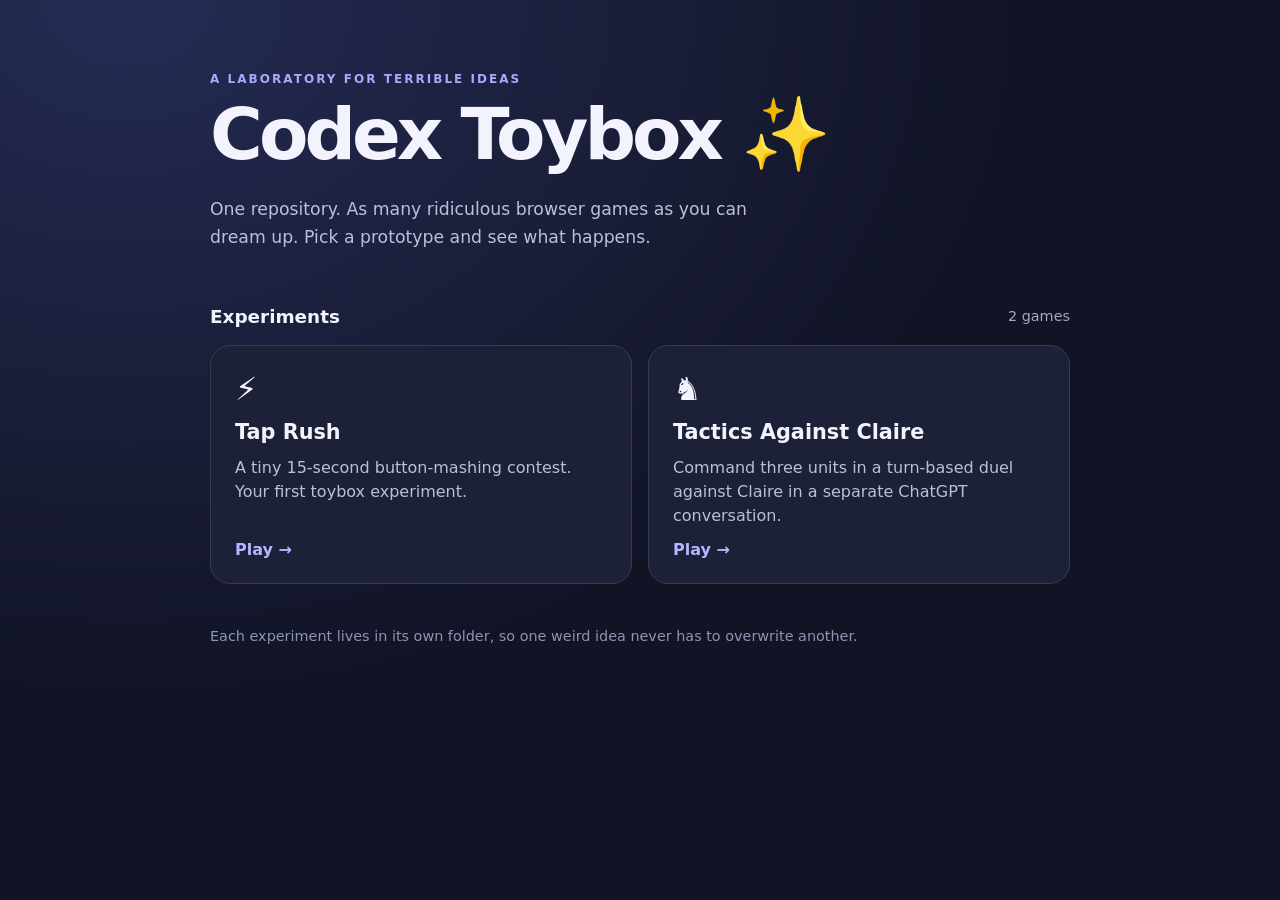
<file: index.html>
<!doctype html>
<html lang="en">
<head>
  <meta charset="utf-8">
  <meta name="viewport" content="width=device-width, initial-scale=1">
  <meta name="theme-color" content="#111425">
  <title>Codex Toybox</title>
  <style>
    :root { color-scheme: dark; font-family: ui-sans-serif, system-ui, -apple-system, Segoe UI, sans-serif; }
    * { box-sizing: border-box; }
    body { margin: 0; min-height: 100vh; background: radial-gradient(ellipse at 10% 0%, #252b54, #111425 55%); color: #f2f3fc; }
    main { max-width: 900px; margin: auto; padding: clamp(24px, 7vw, 72px) 20px; }
    .eyebrow { color: #aaa8fa; text-transform: uppercase; letter-spacing: .17em; font-size: .75rem; font-weight: 800; }
    h1 { margin: .4rem 0 0; font-size: clamp(2.5rem, 8vw, 4.5rem); letter-spacing: -.055em; }
    .intro { max-width: 580px; font-size: 1.08rem; line-height: 1.65; color: #bcbfd7; }
    .header { margin-top: 54px; display: flex; align-items: center; gap: 12px; justify-content: space-between; }
    h2 { font-size: 1.15rem; margin: 0; }
    #count { color: #aaa8bb; font-size: .9rem; }
    #games { margin-top: 18px; display: grid; grid-template-columns: repeat(auto-fit, minmax(min(100%, 265px), 1fr)); gap: 16px; }
    .game { background: #1c2137; border: 1px solid #363b59; border-radius: 20px; padding: 24px; color: inherit; text-decoration: none; transition: transform .16s, border-color .16s; display: flex; flex-direction: column; gap: 12px; min-height: 195px; }
    .game:hover, .game:focus-visible { border-color: #aaa8fa; transform: translateY(-3px); outline: none; }
    .emoji { font-size: 2rem; }
    .name { font-size: 1.3rem; font-weight: 800; }
    .description { color: #bcbfd7; line-height: 1.5; }
    .play { margin-top: auto; color: #b8b4ff; font-weight: 700; }
    .note { margin-top: 42px; color: #8f94b3; font-size: .9rem; line-height: 1.5; }
  </style>
</head>
<body>
  <main>
    <div class="eyebrow">A laboratory for terrible ideas</div>
    <h1>Codex Toybox<span aria-hidden="true"> ✨</span></h1>
    <p class="intro">One repository. As many ridiculous browser games as you can dream up. Pick a prototype and see what happens.</p>
    <div class="header"><h2>Experiments</h2><span id="count" aria-live="polite"></span></div>
    <div id="games" aria-live="polite"><p>Loading experiments…</p></div>
    <p class="note">Each experiment lives in its own folder, so one weird idea never has to overwrite another.</p>
  </main>
  <script>
    async function loadGames() {
      const container = document.getElementById('games');
      try {
        const response = await fetch('./games.json', { cache: 'no-cache' });
        if (!response.ok) throw new Error(`HTTP ${response.status}`);
        const games = await response.json();
        if (!Array.isArray(games)) throw new Error('Invalid game list');
        container.replaceChildren();
        document.getElementById('count').textContent = `${games.length} ${games.length === 1 ? 'game' : 'games'}`;
        if (!games.length) {
          const empty = document.createElement('p'); empty.textContent = 'No games yet. Time to make something peculiar.';
          container.append(empty); return;
        }
        for (const game of games) {
          if (!/^[a-z0-9]+(?:-[a-z0-9]+)*$/.test(game.slug)) continue;
          const card = document.createElement('a'); card.className = 'game'; card.href = `./games/${game.slug}/`;
          const emoji = document.createElement('span'); emoji.className = 'emoji'; emoji.textContent = game.emoji || '🎮';
          const title = document.createElement('span'); title.className = 'name'; title.textContent = game.title;
          const desc = document.createElement('span'); desc.className = 'description'; desc.textContent = game.description || '';
          const play = document.createElement('span'); play.className = 'play'; play.textContent = 'Play →';
          card.append(emoji, title, desc, play); container.append(card);
        }
      } catch (error) {
        container.replaceChildren();
        const message = document.createElement('p'); message.textContent = 'Could not load games. Run a local web server rather than opening index.html directly.';
        container.append(message);
        console.error(error);
      }
    }
    loadGames();
  </script>
</body>
</html>
</file>
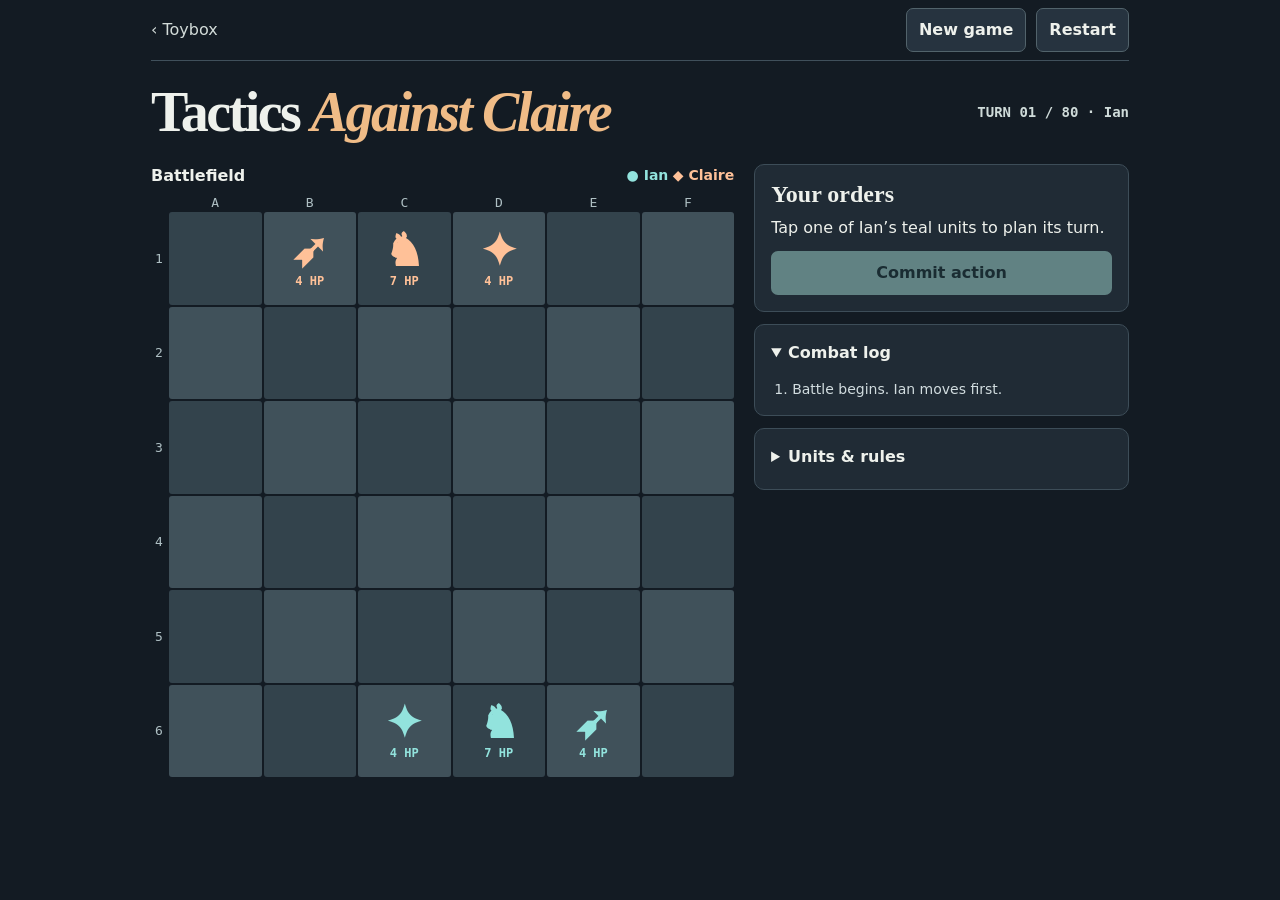
<file: games/claire-tactics/index.html>
<!doctype html><html lang="en"><head><meta charset="utf-8"><meta name="viewport" content="width=device-width, initial-scale=1"><title>Tactics Against Claire</title><link rel="stylesheet" href="style.css"></head><body><main>
<nav><a href="../../">‹ Toybox</a><button id="new">New game</button><button id="restart">Restart</button></nav>
<header><h1>Tactics <em>Against Claire</em></h1><p id="status" aria-live="polite"></p></header>
<div class="layout"><section><div class="boardhead"><strong>Battlefield</strong><span><b class="ian">● Ian</b> <b class="claire">◆ Claire</b></span></div><div id="board"></div></section>
<aside><section class="panel"><h2 id="heading"></h2><p id="preview" aria-live="polite"></p><button class="primary" id="commit">Commit action</button><div id="transfer"><button class="primary" id="copy">COPY POSITION FOR CLAIRE</button><button id="import">IMPORT CLAIRE'S MOVE</button></div></section>
<details open><summary>Combat log</summary><ol id="log"></ol></details><details><summary>Units &amp; rules</summary><div id="units"></div><p id="rules"></p></details></aside></div>
<p id="storage" role="status"></p><dialog><form method="dialog"><button class="close">Close</button></form><h2 id="modalTitle"></h2><label for="field" id="hint"></label><textarea id="field" rows="9"></textarea><p id="message" role="alert"></p><button class="primary" id="submit"></button></dialog></main><script type="module" src="app.mjs"></script></body></html>
</file>
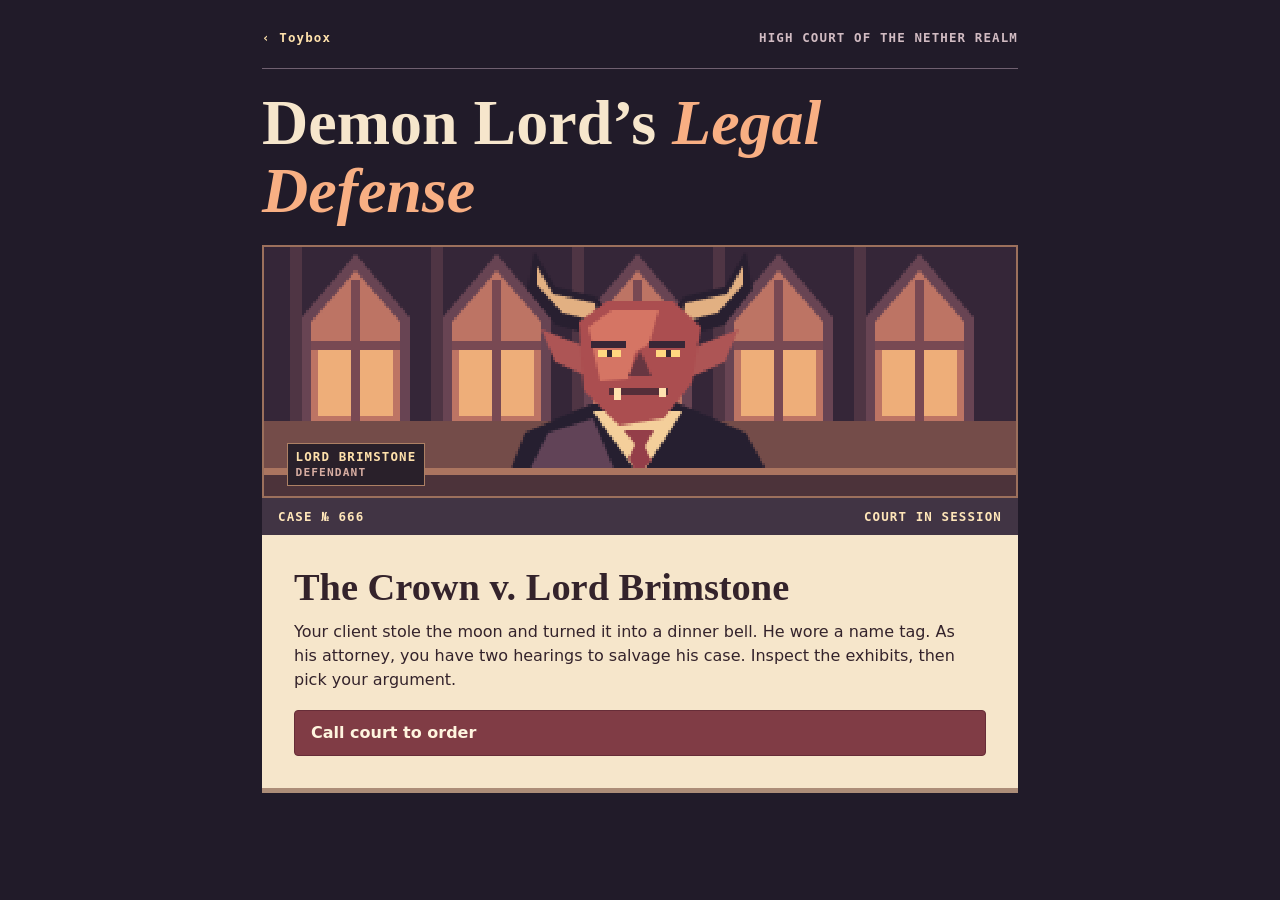
<file: games/demon-lords-legal-defense/index.html>
<!DOCTYPE html>
<html lang="en"><head><meta charset="utf-8"><meta name="viewport" content="width=device-width,initial-scale=1"><title>Demon Lord's Legal Defense</title><link rel="stylesheet" href="court.css"></head>
<body><main><header><a href="../../">‹ Toybox</a><span>HIGH COURT OF THE NETHER REALM</span></header>
<h1>Demon Lord’s <i>Legal Defense</i></h1>
<section class="stage" aria-label="Lord Brimstone at the defense bench"><canvas width="320" height="106" aria-hidden="true"></canvas><div class="plate">LORD BRIMSTONE <small>DEFENDANT</small></div></section>
<div class="docket"><span>CASE № 666</span><span id="stage"></span></div>
<section class="paper" aria-live="polite"><h2 id="heading"></h2><p id="story"></p><details hidden><summary></summary><p id="exhibit"></p></details><div id="choices"></div></section>
</main><script src="portrait.js"></script><script src="trial.js"></script></body></html>
</file>
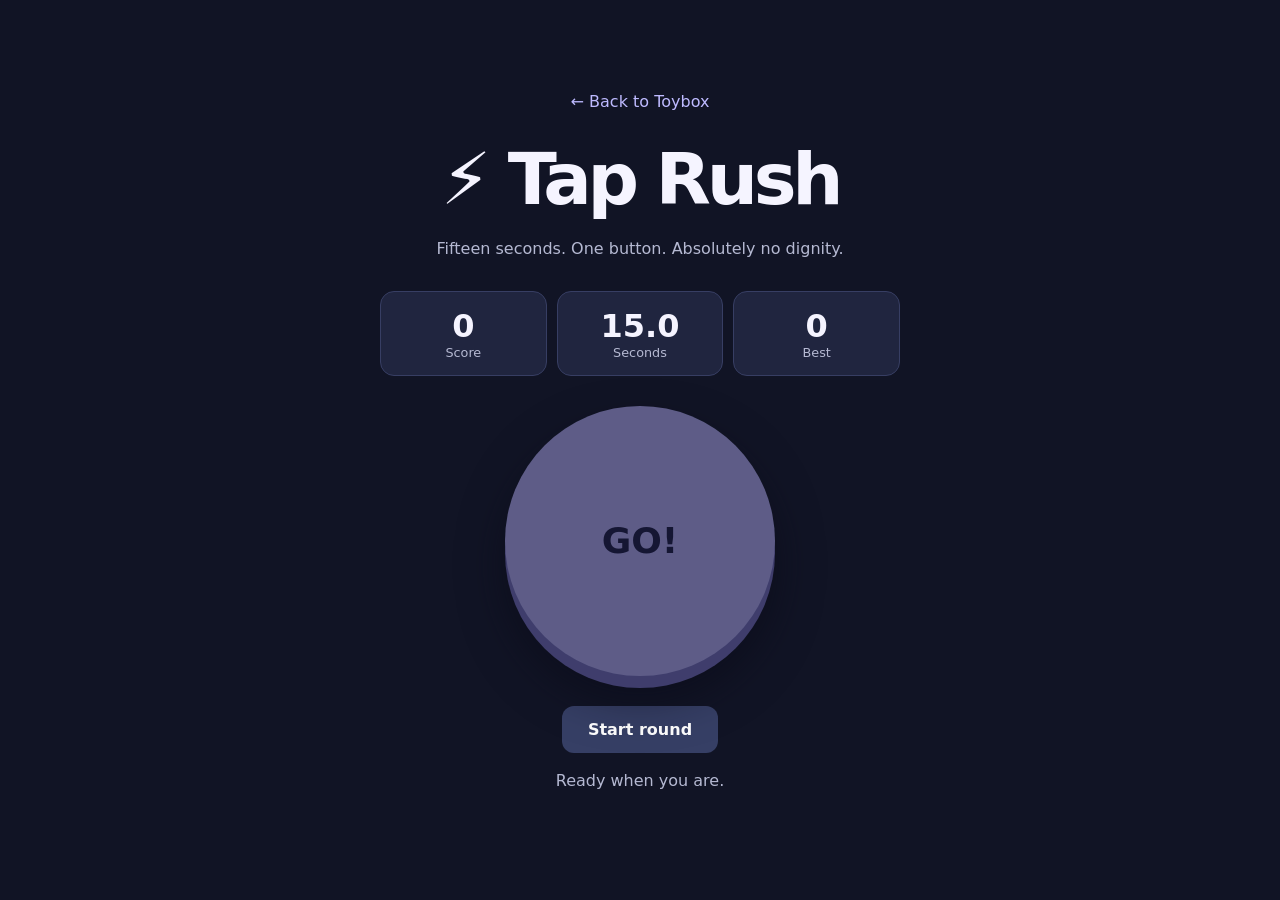
<file: games/tap-rush/index.html>
<!doctype html>
<html lang="en">
<head>
  <meta charset="utf-8">
  <meta name="viewport" content="width=device-width, initial-scale=1">
  <meta name="theme-color" content="#111425">
  <title>Tap Rush · Codex Toybox</title>
  <style>
    :root { color-scheme: dark; font-family: system-ui, -apple-system, sans-serif; }
    * { box-sizing: border-box; }
    body { margin: 0; min-height: 100svh; background: #111425; color: #f5f4ff; display: flex; justify-content: center; align-items: center; padding: 20px; }
    main { width: min(100%, 520px); text-align: center; }
    a { color: #bebaff; display: inline-block; margin-bottom: 26px; text-decoration: none; }
    h1 { font-size: clamp(2.5rem, 11vw, 4.5rem); letter-spacing: -.06em; margin: 0 0 8px; }
    p { color: #b5b9d2; line-height: 1.5; }
    .stats { display: grid; grid-template-columns: repeat(3, 1fr); gap: 10px; margin: 30px 0; }
    .stat { background: #20253f; border: 1px solid #373e63; border-radius: 14px; padding: 15px 7px; }
    .number { display: block; font-weight: 800; font-size: 2rem; }
    .label { display: block; color: #b5b9d2; font-size: .8rem; }
    button { font: inherit; cursor: pointer; border: 0; }
    #tap { width: min(100%, 270px); aspect-ratio: 1; border-radius: 50%; background: #bcb5ff; color: #1b1946; font-size: 2.25rem; font-weight: 900; box-shadow: 0 12px 0 #7770c3, 0 24px 45px #070713; touch-action: manipulation; user-select: none; }
    #tap:active:not(:disabled) { transform: translateY(7px); box-shadow: 0 5px 0 #7770c3, 0 14px 30px #070713; }
    #tap:disabled { opacity: .45; cursor: default; }
    #start { margin-top: 30px; padding: 14px 26px; border-radius: 12px; background: #363f65; color: white; font-weight: 700; }
    #start:focus-visible, #tap:focus-visible, a:focus-visible { outline: 3px solid white; outline-offset: 4px; }
    #status { min-height: 24px; }
  </style>
</head>
<body>
  <main>
    <a href="../../">← Back to Toybox</a>
    <h1>⚡ Tap Rush</h1>
    <p>Fifteen seconds. One button. Absolutely no dignity.</p>
    <div class="stats" aria-live="polite">
      <div class="stat"><span class="number" id="score">0</span><span class="label">Score</span></div>
      <div class="stat"><span class="number" id="time">15.0</span><span class="label">Seconds</span></div>
      <div class="stat"><span class="number" id="best">0</span><span class="label">Best</span></div>
    </div>
    <button id="tap" disabled>GO!</button>
    <div><button id="start">Start round</button></div>
    <p id="status" aria-live="polite">Ready when you are.</p>
  </main>
  <script>
    const duration = 15000;
    const scoreEl = document.querySelector('#score');
    const timeEl = document.querySelector('#time');
    const bestEl = document.querySelector('#best');
    const tapButton = document.querySelector('#tap');
    const startButton = document.querySelector('#start');
    const statusEl = document.querySelector('#status');
    let score = 0, best = 0, deadline = 0, ticker = null, running = false;
    try { best = Number(localStorage.getItem('toybox-tap-rush-best')) || 0; } catch {}
    bestEl.textContent = best;
    function finish() {
      if (!running) return;
      running = false;
      clearInterval(ticker);
      tapButton.disabled = true;
      startButton.disabled = false;
      timeEl.textContent = '0.0';
      if (score > best) {
        best = score;
        bestEl.textContent = best;
        try { localStorage.setItem('toybox-tap-rush-best', String(best)); } catch {}
        statusEl.textContent = `New record: ${score}! Glory is yours.`;
      } else { statusEl.textContent = `Final score: ${score}. Another round?`; }
    }
    function tick() {
      const remaining = Math.max(0, deadline - performance.now());
      timeEl.textContent = (remaining / 1000).toFixed(1);
      if (remaining <= 0) finish();
    }
    startButton.addEventListener('click', () => {
      score = 0;
      scoreEl.textContent = score;
      timeEl.textContent = '15.0';
      deadline = performance.now() + duration;
      running = true;
      tapButton.disabled = false;
      startButton.disabled = true;
      statusEl.textContent = 'Tap like your honor depends on it!';
      clearInterval(ticker);
      ticker = setInterval(tick, 50);
    });
    tapButton.addEventListener('click', () => {
      if (!running) return;
      if (performance.now() >= deadline) { finish(); return; }
      scoreEl.textContent = ++score;
    });
    document.addEventListener('visibilitychange', () => { if (!document.hidden && running) tick(); });
  </script>
</body>
</html>
</file>
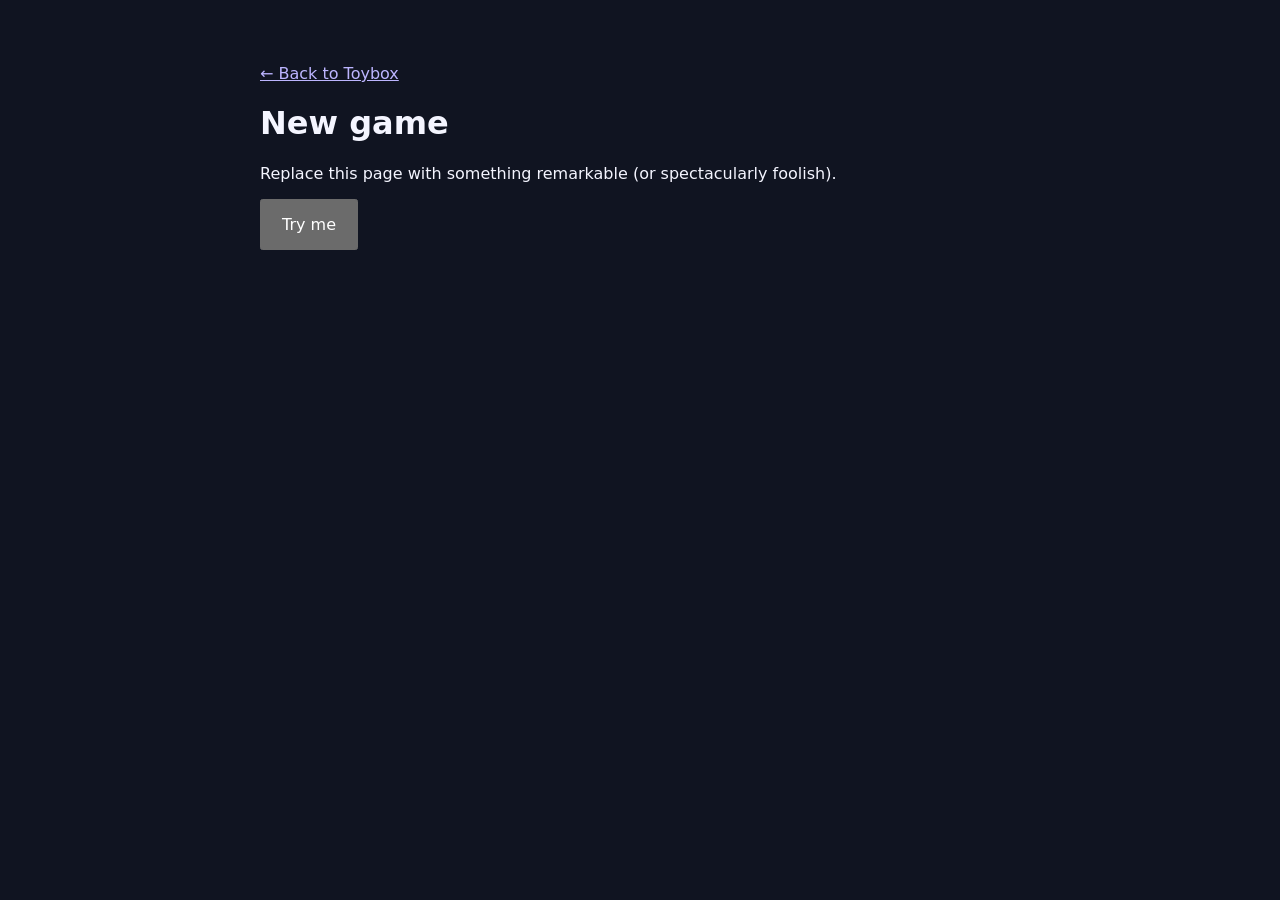
<file: templates/vanilla/index.html>
<!doctype html>
<html lang="en">
<head>
  <meta charset="utf-8">
  <meta name="viewport" content="width=device-width, initial-scale=1">
  <title>New Toybox Game</title>
  <style>
    :root { color-scheme: dark; font-family: system-ui, sans-serif; }
    body { background: #101421; color: #f4f5ff; margin: 0; padding: 24px; }
    main { width: min(100%, 760px); margin: 40px auto; }
    a { color: #bcb5ff; }
    button { padding: 14px 20px; font: inherit; cursor: pointer; }
  </style>
</head>
<body>
  <main>
    <a href="../../">← Back to Toybox</a>
    <h1>New game</h1>
    <p>Replace this page with something remarkable (or spectacularly foolish).</p>
    <button id="demo">Try me</button>
  </main>
  <script>
    document.querySelector('#demo').addEventListener('click', () => alert('It works!'));
  </script>
</body>
</html>
</file>
<file: games/claire-tactics/style.css>
*{box-sizing:border-box}body{margin:0;background:#131b23;color:#eef1ec;font:16px/1.45 system-ui,sans-serif}main{max-width:1050px;margin:auto;padding:0 clamp(10px,3vw,36px) 32px}nav,.boardhead,header{display:flex;align-items:center;gap:10px}nav{border-bottom:1px solid #40505b;padding:8px 0}nav a{margin-right:auto;color:#d2dbd8;text-decoration:none;padding:10px 0}button,summary{cursor:pointer;touch-action:manipulation}button{font:inherit;font-weight:600;color:inherit;background:#26333f;border:1px solid #52636b;border-radius:7px;min-height:44px;padding:6px 12px}button:disabled{opacity:.48;cursor:default}header{justify-content:space-between;flex-wrap:wrap;gap:3px;padding:22px 0}h1,h2,p{margin:0}h1{font: bold clamp(30px,5vw,56px)/1.05 Georgia,serif;letter-spacing:-.045em}h1 em{color:#f0bc87}header p{color:#cfdbd9;font:600 14px monospace}.layout{display:grid;grid-template-columns:minmax(0,1.4fr) minmax(250px,.9fr);gap:20px}.boardhead{justify-content:space-between;margin-bottom:8px}.boardhead span{font-size:14px}.ian{color:#92e3dd}.claire{color:#ffc198}#board{display:grid;grid-template-columns:1em repeat(6,1fr);gap:2px;text-align:center}.axis{align-self:center;font:13px monospace;color:#afc0c4}.cell{min-width:0;min-height:0;aspect-ratio:1;padding:0;border:0;border-radius:3px;background:#33434c;position:relative;display:grid;place-content:center;line-height:1}.light{background:#40515a}.piece{font: bold clamp(23px,4vw,45px)/1 Georgia,serif}.hp{font:600 12px/1.2 monospace}.dest:after{content:'';width:20%;aspect-ratio:1;border:2px solid #9cded9;border-radius:50%;position:absolute;inset:0;margin:auto}.target{outline:2px dashed #ffc198;outline-offset:-4px}.chosen{box-shadow:inset 0 0 0 3px #fff0aa}.panel,details{background:#202b35;border:1px solid #3d4d58;border-radius:10px;padding:16px;margin-bottom:12px}h2{font: bold 24px Georgia,serif}.panel p,details p{margin:8px 0 12px}.primary{background:#a8e2d8;color:#142e30;border-color:transparent}.panel button,#submit{width:100%}#import{margin-top:8px}summary{font-weight:bold;min-height:28px}ol{margin:10px 0 0;padding-left:1.5em;color:#d1dcdf;font-size:14px}li+li{margin-top:7px}dialog{background:#202b35;color:inherit;border:1px solid #647681;border-radius:10px;width:min(500px,96vw)}dialog::backdrop{background:#080c10c9}.close{float:right}label{display:block;clear:both;padding:12px 0}textarea{width:100%;background:#131b23;color:white;font-size:16px}#message{color:#ffd399;margin:8px 0}button:focus-visible,summary:focus-visible{outline:3px solid white;outline-offset:1px}[hidden]{display:none!important}@media(max-width:700px){.layout{grid-template-columns:1fr;gap:14px}header{padding:14px 0}header p{width:100%;margin-top:5px}.panel{padding:12px}.piece{font-size:clamp(23px,7vw,40px)}}
</file>
<file: games/demon-lords-legal-defense/court.css>
*{box-sizing:border-box}body{margin:0;background:#211b29;color:#f6e6cc;font:1rem/1.5 system-ui,sans-serif}main{max-width:820px;margin:auto;padding:16px clamp(12px,3vw,32px) 40px}header,.docket,.plate,summary{font: bold .78rem/1.4 monospace;letter-spacing:.09em}header,.docket{display:flex;align-items:center;justify-content:space-between;gap:12px}header{border-bottom:1px solid #706070;padding-bottom:8px;color:#d1bbc2}header a{display:inline-flex;align-items:center;min-height:44px;color:#ffe2ac;text-decoration:none}header span{text-align:right}h1,h2{font-family:Georgia,serif;line-height:1.06}h1{font-size:clamp(2rem,6.5vw,4rem);margin:20px 0}h1 i{color:#f8af83}.stage{position:relative;border:2px solid #9c705c;background:#403048}.stage canvas{display:block;width:100%;image-rendering:pixelated}.plate{position:absolute;bottom:4%;left:3%;background:#29202a;color:#ffe1ab;border:1px solid #ad8064;padding:4px 8px}.plate small{display:block;color:#d7ada2;font-size:.7rem}.docket{background:#413444;padding:10px 16px;color:#ffe6b9}.paper{background:#f6e6cb;color:#34232b;padding:clamp(16px,4vw,32px);box-shadow:0 5px #ac8d78}h2{font-size:clamp(1.6rem,4vw,2.4rem);margin:0}p{max-width:65ch;margin:12px 0 18px}button,summary{cursor:pointer;min-height:46px}summary{padding:12px 0;color:#702d38}details{border-block:1px dashed #a78a79;margin:14px 0}details p{margin-top:0}#choices{display:grid;gap:8px}button{font:600 1rem/1.35 system-ui;text-align:left;background:#fff4e0;border:1px solid #ac8c79;color:#432c33;padding:11px 16px;border-radius:4px}button:only-child{background:#803c45;color:#fff5df;border-color:#672d38}button:hover{box-shadow:inset 4px 0 #be7053}button:focus-visible,summary:focus-visible,a:focus-visible{outline:3px solid #df732f;outline-offset:2px}
</file>
